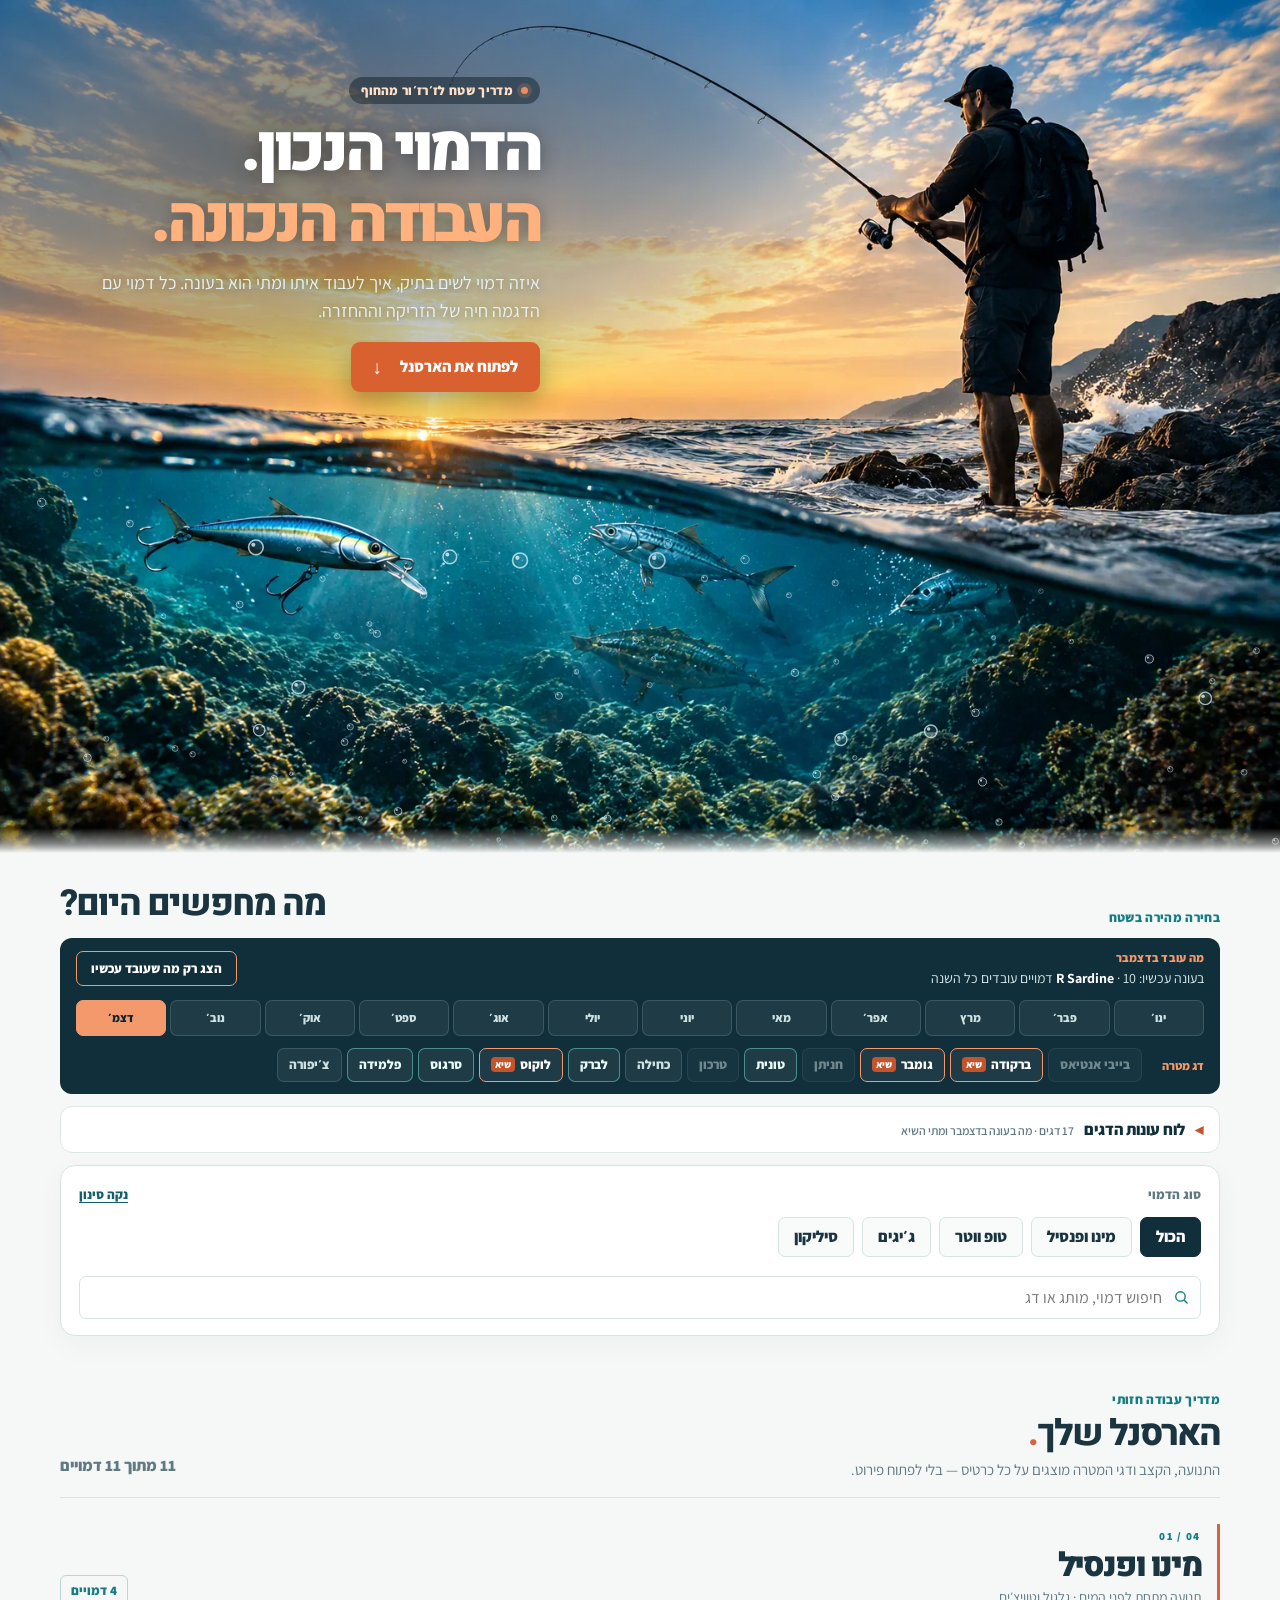
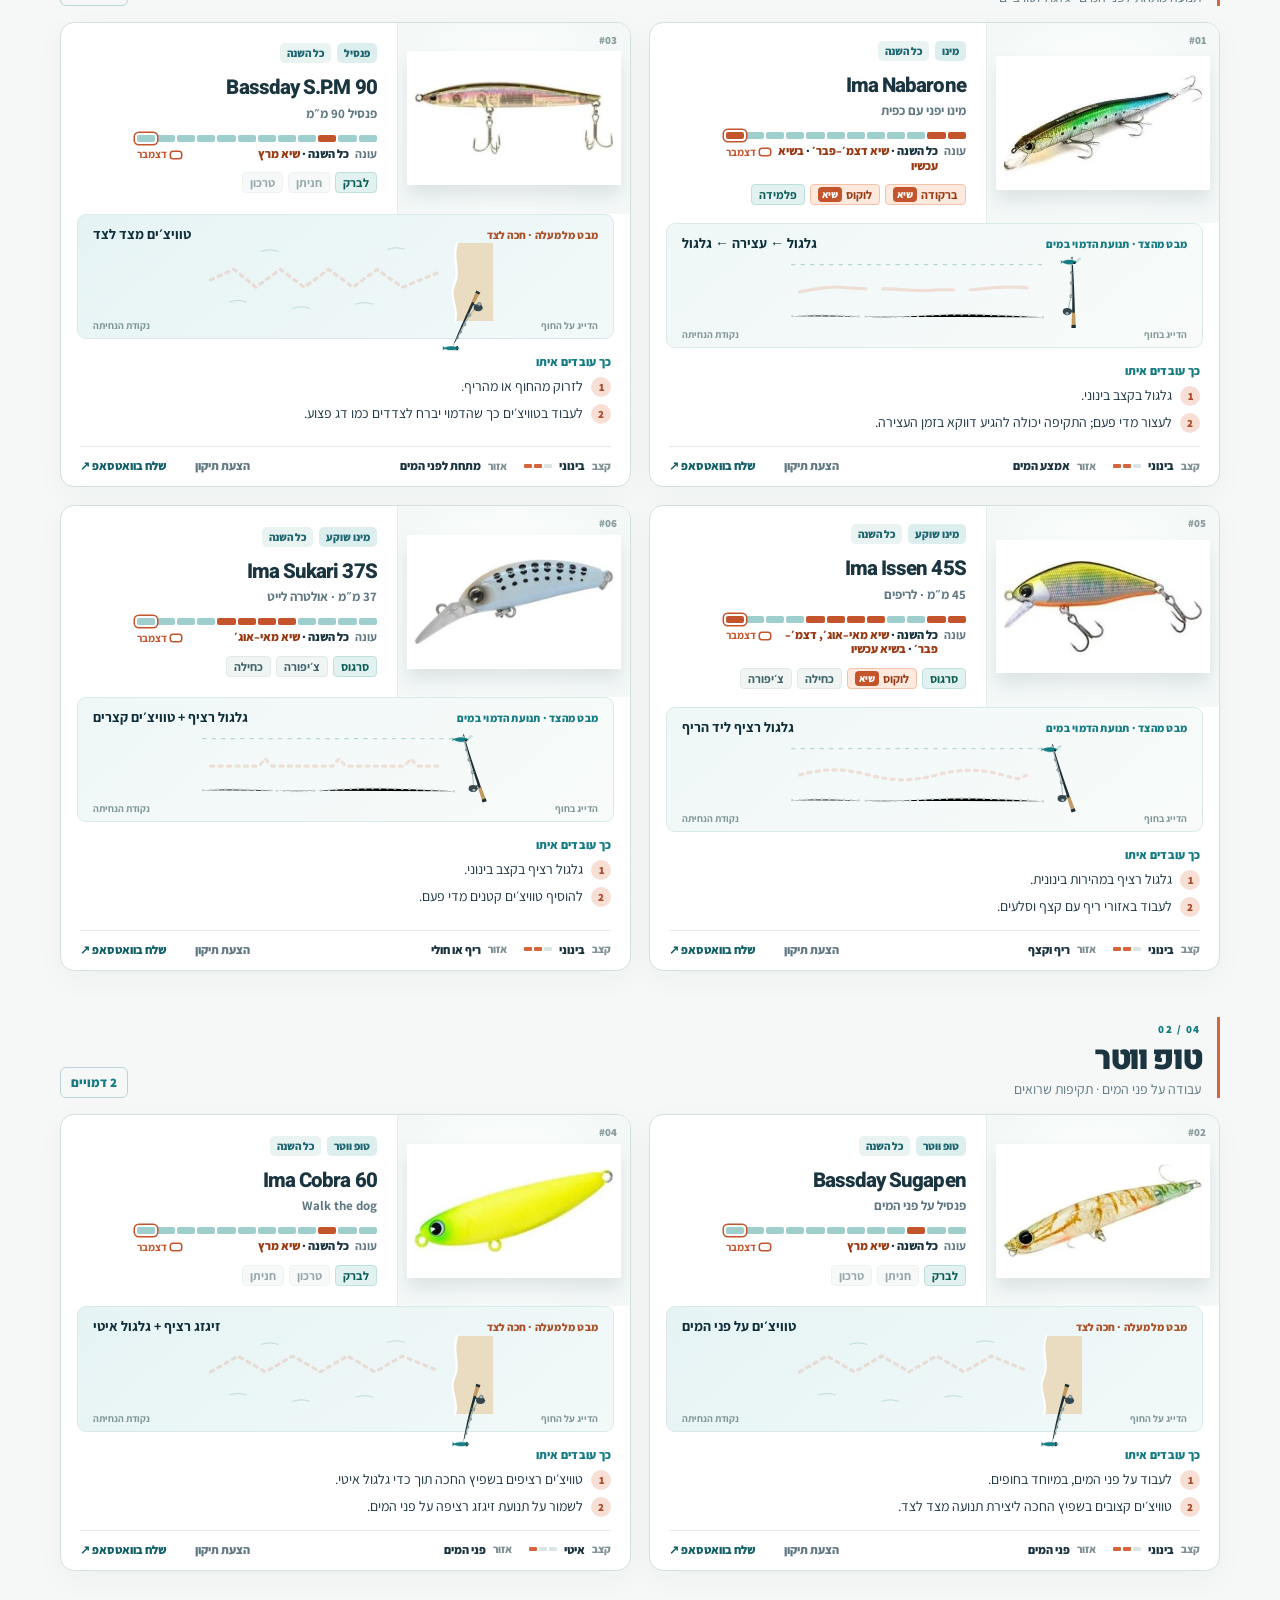
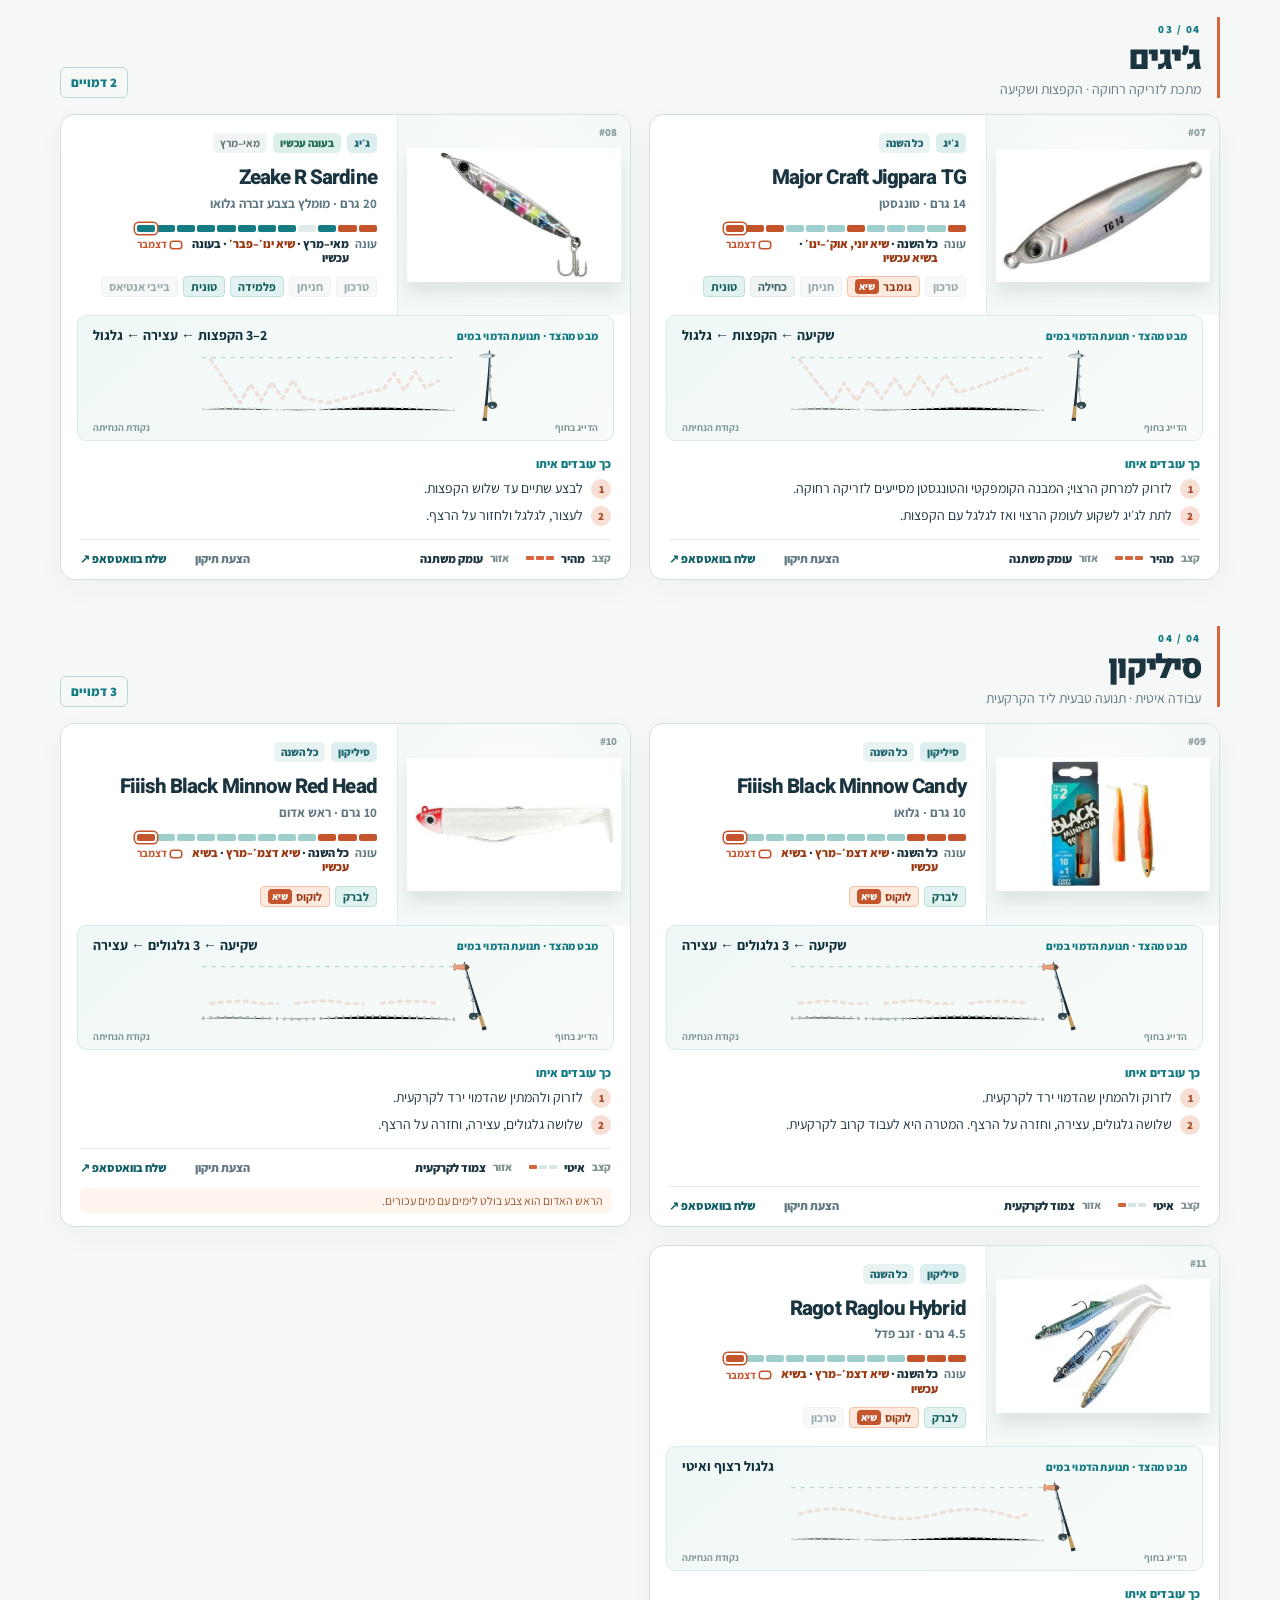
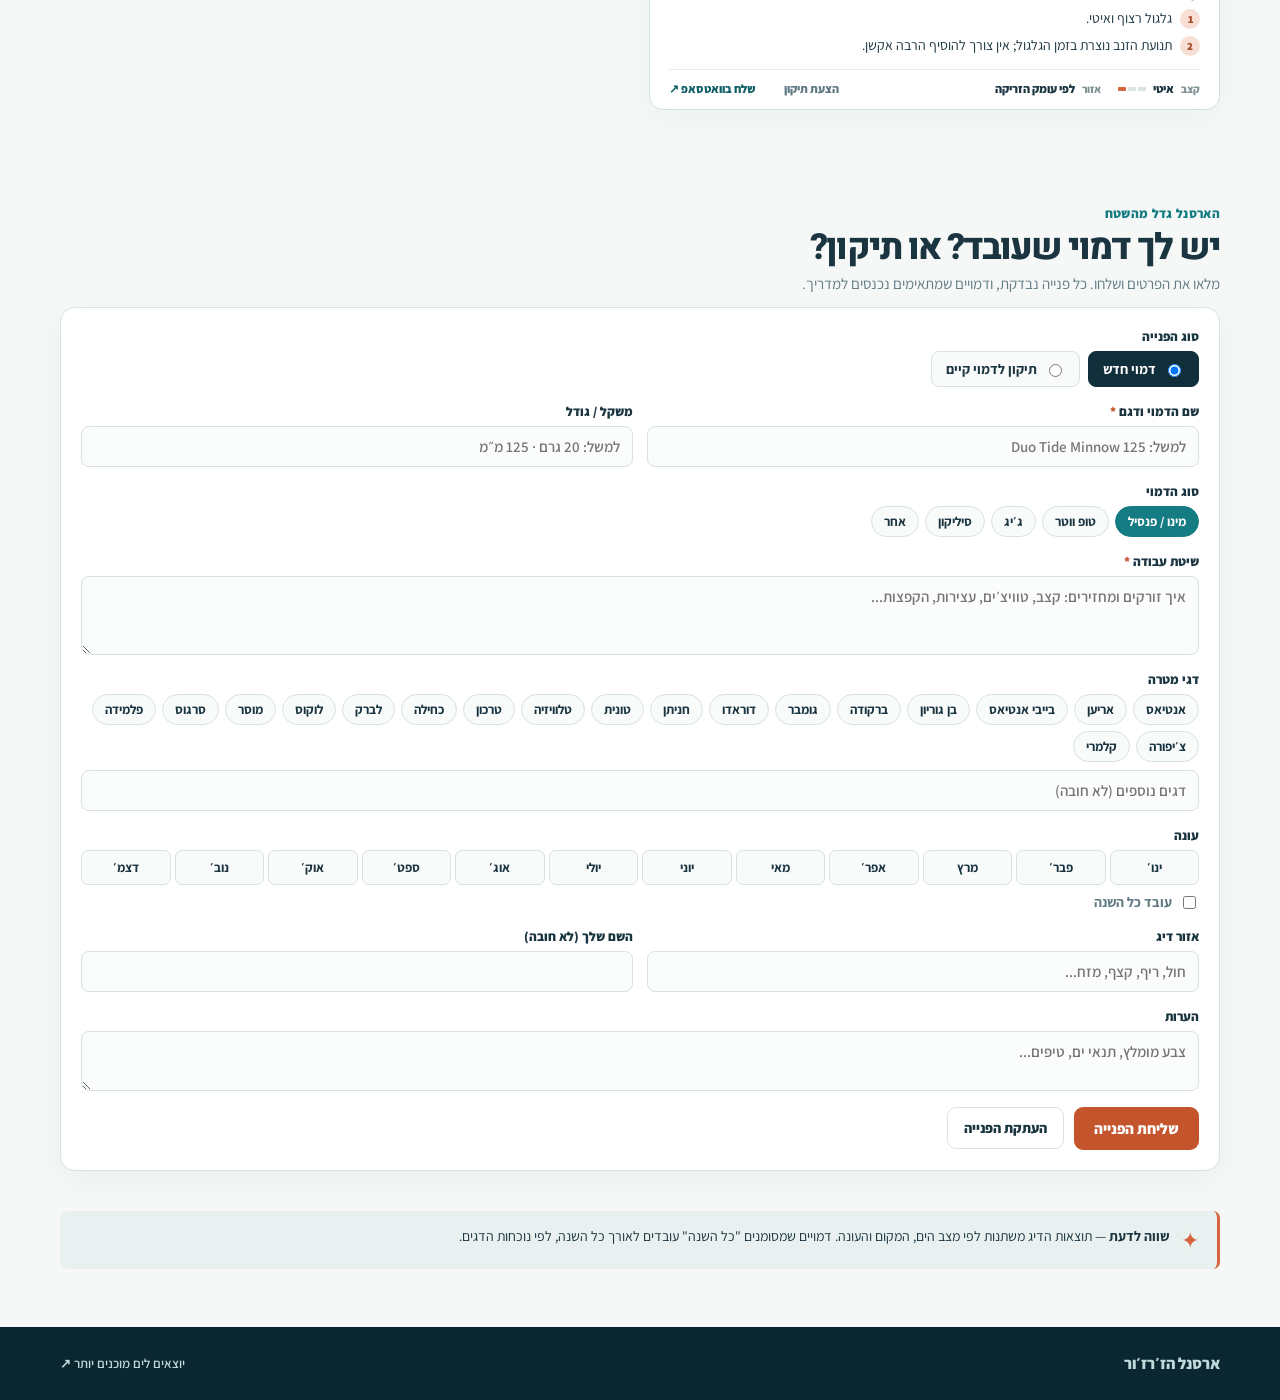
<file: index.html>
<!doctype html>
<html lang="he" dir="rtl">
<head>
<meta charset="utf-8">
<meta name="viewport" content="width=device-width, initial-scale=1, viewport-fit=cover">
<meta name="theme-color" content="#0a2a36">
<meta name="description" content="ארסנל הז׳רז׳ור: דמויים לדיג מהחוף, שיטות עבודה, דגי מטרה וסינון לפי סוג ועונה.">
<meta property="og:title" content="ארסנל הז׳רז׳ור | מדריך דמויים מהחוף">
<meta property="og:description" content="איזה דמוי לשים בתיק? מדריך קצר לדמויים, דגי מטרה ושיטות עבודה.">
<meta property="og:type" content="website">
<title>ארסנל הז׳רז׳ור | מדריך דמויים מהחוף</title>
<link rel="icon" href="assets/favicon-48.png?v=3" sizes="48x48" type="image/png">
<link rel="icon" href="assets/favicon-32.png?v=3" sizes="32x32" type="image/png">
<link rel="apple-touch-icon" href="assets/apple-touch-icon.png?v=3">
<link rel="manifest" href="manifest.webmanifest?v=3">
<meta name="apple-mobile-web-app-title" content="ז׳רז׳ור">
<meta name="application-name" content="ז׳רז׳ור">
<link rel="preconnect" href="https://fonts.googleapis.com">
<link rel="preconnect" href="https://fonts.gstatic.com" crossorigin>
<link href="https://fonts.googleapis.com/css2?family=Assistant:wght@400;500;600;700;800&family=Heebo:wght@500;600;700;800;900&display=swap" rel="stylesheet">
<link rel="preload" as="image" href="assets/hero-full.webp">
<link rel="stylesheet" href="styles.css?v=4">
<link rel="stylesheet" href="fixes.css?v=24">
<script src="script.js?v=16" defer></script>
<script src="bubbles.js?v=3" defer></script>
</head>
<body>
<a class="skip-link" href="#catalog">דלג לדמויים</a>

<main id="top">
<section class="hero hero-v3" id="hero" aria-labelledby="hero-title">
<div class="hero-bg" aria-hidden="true"></div>
<div class="container hero-content">
<span class="eyebrow"><span class="eyebrow-dot"></span> מדריך שטח לז׳רז׳ור מהחוף</span>
<h1 id="hero-title">הדמוי הנכון.<br><em>העבודה הנכונה.</em></h1>
<p>איזה דמוי לשים בתיק, איך לעבוד איתו ומתי הוא בעונה. כל דמוי עם הדגמה חיה של הזריקה וההחזרה.</p>
<a class="hero-cta" href="#catalog">לפתוח את הארסנל <span aria-hidden="true">↓</span></a>
</div>
</section>

<section class="finder container" aria-labelledby="finder-title">
<div class="finder-heading"><span class="section-kicker">בחירה מהירה בשטח</span><h2 id="finder-title">מה מחפשים היום?</h2></div>
<div class="now-strip" id="nowStrip" aria-live="polite"></div>
<div id="fishCalWrap"></div>
<div class="finder-panel">
<div class="filter-topline"><span class="filter-label">סוג הדמוי</span><button class="clear-button" id="resetFilters" type="button">נקה סינון</button></div>
<div class="type-list" id="typeFilters" role="group" aria-label="סינון לפי סוג דמוי">
<button class="filter-chip is-active" type="button" data-type="all" aria-pressed="true">הכול</button>
<button class="filter-chip" type="button" data-type="minnow" aria-pressed="false">מינו ופנסיל</button>
<button class="filter-chip" type="button" data-type="topwater" aria-pressed="false">טופ ווטר</button>
<button class="filter-chip" type="button" data-type="jig" aria-pressed="false">ג׳יגים</button>
<button class="filter-chip" type="button" data-type="soft" aria-pressed="false">סיליקון</button>
</div>
<label class="search-field"><svg aria-hidden="true" viewBox="0 0 24 24"><circle cx="10.8" cy="10.8" r="6.8"></circle><path d="m16 16 5 5"></path></svg><input id="searchFilter" type="search" placeholder="חיפוש דמוי, מותג או דג" autocomplete="off" aria-label="חיפוש דמוי, מותג או דג"></label>
<p class="season-hint" id="seasonHint" hidden>מוצגים הדמויים שבעונה בחודש שנבחר, יחד עם הדמויים שעובדים כל השנה.</p>
</div>
</section>

<section class="catalog container" id="catalog" aria-labelledby="catalog-title">
<div class="catalog-heading"><div><span class="section-kicker">מדריך עבודה חזותי</span><h2 id="catalog-title">הארסנל שלך<span class="heading-mark">.</span></h2><p class="catalog-lead">התנועה, הקצב ודגי המטרה מוצגים על כל כרטיס — בלי לפתוח פירוט.</p></div><p id="resultCount" role="status" aria-live="polite"></p></div>
<div class="card-grid" id="cardGrid"></div>
<div class="empty-state" id="emptyState" hidden><span aria-hidden="true">⌁</span><h3>לא נמצאו דמויים בסינון הזה</h3><p>אפשר לבחור דג, סוג או חודש אחר.</p><button type="button" id="emptyReset">הצג את כל הדמויים</button></div>
</section>

<section class="suggest container" id="suggest" aria-labelledby="suggest-title">
<div class="suggest-head">
<div><span class="section-kicker">הארסנל גדל מהשטח</span><h2 id="suggest-title">יש לך דמוי שעובד? או תיקון?</h2>
<p>מלאו את הפרטים ושלחו. כל פנייה נבדקת, ודמויים שמתאימים נכנסים למדריך.</p></div>
</div>
<form class="suggest-form" id="suggestForm" novalidate>
<fieldset class="sf-kind"><legend class="sf-label">סוג הפנייה</legend>
<label class="sf-radio"><input type="radio" name="kind" value="new" id="kindNew" checked> דמוי חדש</label>
<label class="sf-radio"><input type="radio" name="kind" value="fix" id="kindFix"> תיקון לדמוי קיים</label>
</fieldset>
<div class="sf-row" id="fixRow" hidden><label class="sf-field"><span class="sf-label">איזה דמוי לתקן?</span><select id="sfExisting"></select></label></div>
<div class="sf-grid">
<label class="sf-field"><span class="sf-label">שם הדמוי ודגם <em>*</em></span><input id="sfName" maxlength="120" type="text" required placeholder="למשל: Duo Tide Minnow 125" autocomplete="off"></label>
<label class="sf-field"><span class="sf-label">משקל / גודל</span><input id="sfSize" maxlength="60" type="text" placeholder="למשל: 20 גרם · 125 מ״מ" autocomplete="off"></label>
</div>
<fieldset class="sf-field"><legend class="sf-label">סוג הדמוי</legend><div class="sf-chips" id="sfType"></div></fieldset>
<label class="sf-field"><span class="sf-label">שיטת עבודה <em>*</em></span><textarea id="sfMethod" maxlength="1500" rows="3" required placeholder="איך זורקים ומחזירים: קצב, טוויצ׳ים, עצירות, הקפצות..."></textarea></label>
<fieldset class="sf-field"><legend class="sf-label">דגי מטרה</legend><div class="sf-chips" id="sfFish"></div><input id="sfFishOther" type="text" placeholder="דגים נוספים (לא חובה)" autocomplete="off"></fieldset>
<fieldset class="sf-field"><legend class="sf-label">עונה</legend>
<div class="sf-months" id="sfMonths"></div>
<label class="sf-check"><input type="checkbox" id="sfAllYear"> עובד כל השנה</label></fieldset>
<div class="sf-grid">
<label class="sf-field"><span class="sf-label">אזור דיג</span><input id="sfZone" maxlength="120" type="text" placeholder="חול, ריף, קצף, מזח..." autocomplete="off"></label>
<label class="sf-field"><span class="sf-label">השם שלך (לא חובה)</span><input id="sfFrom" maxlength="80" type="text" autocomplete="name"></label>
</div>
<label class="sf-field"><span class="sf-label">הערות</span><textarea id="sfNotes" maxlength="1500" rows="2" placeholder="צבע מומלץ, תנאי ים, טיפים..."></textarea></label>
<label class="sf-hp" aria-hidden="true">אל תמלאו שדה זה<input id="sfHp" type="text" tabindex="-1" autocomplete="off"></label>
<p class="sf-error" id="sfError" role="alert" hidden></p>
<div class="sf-actions"><button type="submit" class="sf-send">שליחת הפנייה</button><button type="button" class="sf-copy" id="sfCopy">העתקת הפנייה</button><span class="sf-status" id="sfStatus" role="status"></span></div>
</form>
</section>

<aside class="editor-note container"><span aria-hidden="true">✦</span><p><strong>שווה לדעת</strong> — תוצאות הדיג משתנות לפי מצב הים, המקום והעונה. דמויים שמסומנים "כל השנה" עובדים לאורך כל השנה, לפי נוכחות הדגים.</p></aside>
</main>
<footer class="site-footer"><div class="container footer-inner"><span>ארסנל הז׳רז׳ור</span><span>יוצאים לים מוכנים יותר <span aria-hidden="true">↗</span></span></div></footer>
</body>
</html>
</file>
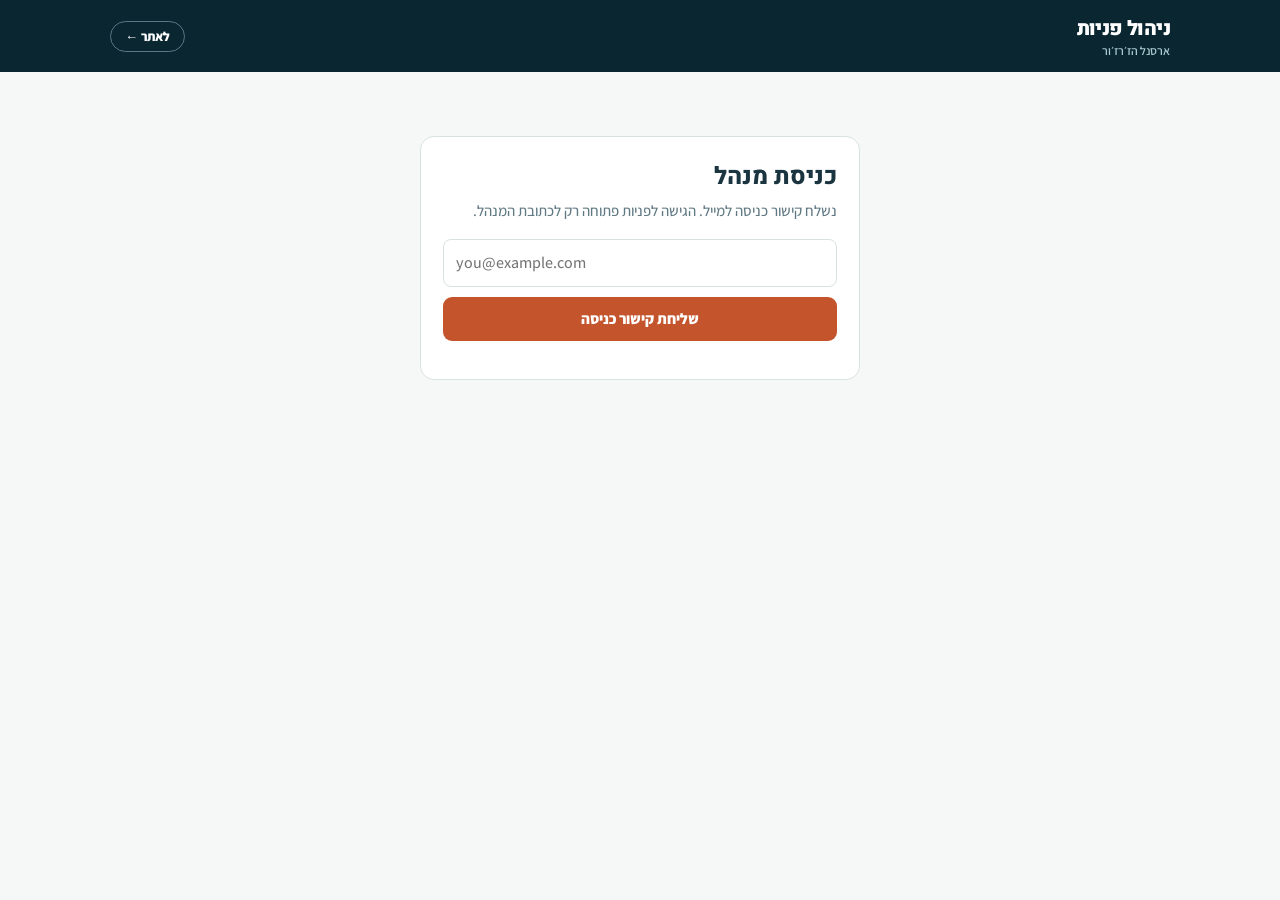
<file: admin.html>
<!doctype html>
<html lang="he" dir="rtl">
<head>
<meta charset="utf-8">
<meta name="viewport" content="width=device-width, initial-scale=1, viewport-fit=cover">
<meta name="robots" content="noindex, nofollow">
<title>ניהול פניות | ארסנל הז׳רז׳ור</title>
<link rel="icon" href="assets/favicon-48.png?v=3" sizes="48x48" type="image/png">
<link rel="icon" href="assets/favicon-32.png?v=3" sizes="32x32" type="image/png">
<link rel="apple-touch-icon" href="assets/apple-touch-icon.png?v=3">
<link rel="manifest" href="manifest.webmanifest?v=3">
<meta name="apple-mobile-web-app-title" content="ז׳רז׳ור">
<meta name="application-name" content="ז׳רז׳ור">
<link rel="preconnect" href="https://fonts.googleapis.com">
<link rel="preconnect" href="https://fonts.gstatic.com" crossorigin>
<link href="https://fonts.googleapis.com/css2?family=Assistant:wght@400;600;700;800&family=Heebo:wght@700;800;900&display=swap" rel="stylesheet">
<style>
:root{--navy:#102f3b;--navy-deep:#092631;--teal:#157c83;--teal-deep:#126068;--orange:#c4542c;--ink:#1a3440;--muted:#607983;--line:#d7e3e2;--ground:#f5f8f7;--ok:#1f7a4a;--bad:#b3261e}
*{box-sizing:border-box}
body{margin:0;background:var(--ground);color:var(--ink);font:500 15px/1.5 Assistant,Arial,sans-serif}
button,input,select{font:inherit}
button{cursor:pointer}
[hidden]{display:none!important}
.sr{position:absolute;width:1px;height:1px;margin:-1px;overflow:hidden;clip:rect(0,0,0,0);white-space:nowrap}
.top{background:var(--navy-deep);color:#fff}
.top .in{max-width:1100px;margin:0 auto;padding:14px 20px;display:flex;align-items:center;justify-content:space-between;gap:12px}
.top h1{margin:0;font:900 20px Heebo,Arial,sans-serif;letter-spacing:-.03em}
.top h1 small{display:block;font:600 12px Assistant,Arial,sans-serif;color:#abcbd0;letter-spacing:0}
.top a,.top button{color:#fff;background:none;border:1px solid #587885;border-radius:99px;padding:6px 14px;font-size:13px;font-weight:800;text-decoration:none}
main{max-width:1100px;margin:0 auto;padding:24px 20px 60px}
.panel{background:#fff;border:1px solid var(--line);border-radius:14px;padding:22px}
.login{max-width:440px;margin:40px auto}
.login h2{margin:0 0 6px;font:800 24px Heebo,Arial,sans-serif}
.login p{margin:0 0 16px;color:var(--muted)}
.login input{width:100%;border:1px solid var(--line);border-radius:8px;padding:11px 12px;font-size:16px;direction:ltr;text-align:left}
.btn{border:0;border-radius:9px;padding:11px 18px;font-weight:800;background:var(--orange);color:#fff}
.btn:disabled{opacity:.6;cursor:wait}
.btn.ghost{background:#fff;color:var(--ink);border:1px solid var(--line)}
.login .btn{width:100%;margin-top:10px}
.msg{margin:12px 0 0;font-weight:700;font-size:14px}
.msg.ok{color:var(--ok)}.msg.err{color:var(--bad)}
.bar{display:flex;flex-wrap:wrap;align-items:center;gap:8px;margin-bottom:16px}
.tab{border:1px solid var(--line);background:#fff;border-radius:99px;padding:7px 14px;font-weight:800;font-size:14px;color:var(--ink)}
.tab b{display:inline-block;min-width:20px;margin-inline-start:6px;padding:0 6px;border-radius:99px;background:#e8f1f0;font-size:12px}
.tab[aria-pressed="true"]{background:var(--navy);border-color:var(--navy);color:#fff}
.tab[aria-pressed="true"] b{background:#ffffff22;color:#fff}
.bar .spacer{flex:1}
.list{display:grid;gap:14px}
.item{background:#fff;border:1px solid var(--line);border-radius:14px;padding:16px 18px;display:grid;gap:10px}
.item header{display:flex;flex-wrap:wrap;align-items:baseline;gap:6px 10px}
.item h3{margin:0;font:800 19px Heebo,Arial,sans-serif;direction:ltr;unicode-bidi:isolate}
.kind{font-size:12px;font-weight:800;border-radius:5px;padding:2px 8px;background:#dceeed;color:#1f6670}
.kind.fix{background:#fff0e6;color:#aa522a}
.status{font-size:12px;font-weight:800;border-radius:5px;padding:2px 8px;background:#edf2f2;color:var(--muted)}
.status.approved{background:#ddf0e8;color:var(--ok)}.status.rejected{background:#fde8e6;color:var(--bad)}.status.done{background:#e3e9f7;color:#34518f}
.when{margin-inline-start:auto;font-size:12px;color:var(--muted)}
dl{margin:0;display:grid;grid-template-columns:auto 1fr;gap:4px 14px;font-size:14px}
dt{color:var(--muted);font-weight:700}
dd{margin:0;white-space:pre-wrap;word-break:break-word}
.actions{display:flex;flex-wrap:wrap;gap:8px;border-top:1px solid #e8efee;padding-top:10px}
.actions button{border:1px solid var(--line);background:#fff;border-radius:8px;padding:7px 12px;font-weight:800;font-size:13px;color:var(--ink)}
.actions .a-approved{border-color:#b9dfc9;color:var(--ok)}
.actions .a-rejected{border-color:#f1c4bf;color:var(--bad)}
.actions .a-done{border-color:#c9d3ee;color:#34518f}
.actions .del{margin-inline-start:auto;color:var(--bad)}
.actions .confirm{display:inline-flex;gap:6px;align-items:center;margin-inline-start:auto;font-size:13px;font-weight:700;color:var(--bad)}
.empty{text-align:center;color:var(--muted);padding:40px 0}
button:focus-visible,input:focus-visible,a:focus-visible{outline:3px solid #e68f69;outline-offset:2px}
@media(max-width:600px){main{padding:16px 14px 40px}dl{grid-template-columns:1fr}dt{margin-top:4px}}
</style>
</head>
<body>
<div class="top"><div class="in"><h1>ניהול פניות<small>ארסנל הז׳רז׳ור</small></h1><div><a href="./">לאתר ←</a> <button type="button" id="logout" hidden>התנתקות</button></div></div></div>
<main>
<section class="panel login" id="loginView" hidden>
<h2>כניסת מנהל</h2>
<p>נשלח קישור כניסה למייל. הגישה לפניות פתוחה רק לכתובת המנהל.</p>
<form id="loginForm"><label for="email" class="sr">מייל</label><input id="email" type="email" required autocomplete="email" placeholder="you@example.com"><button class="btn" type="submit" id="sendLink">שליחת קישור כניסה</button></form>
<p class="msg" id="loginMsg" role="status"></p>
</section>
<section id="appView" hidden>
<div class="bar" id="tabs" role="group" aria-label="סינון לפי סטטוס"></div>
<p class="msg" id="appMsg" role="status"></p>
<div class="list" id="list"></div>
</section>
</main>
<script>
const SUPABASE_URL='https://necjcplmlfyxzmymiupq.supabase.co';
const SUPABASE_KEY='sb_publishable_9xBWNLiNUyAzIfj8v1di5A_YMScY1Vz';
const REDIRECT=location.origin+location.pathname;
const MONTHS=['ינואר','פברואר','מרץ','אפריל','מאי','יוני','יולי','אוגוסט','ספטמבר','אוקטובר','נובמבר','דצמבר'];
const STATUS={new:'חדשה',approved:'אושרה',rejected:'נדחתה',done:'בוצעה'};
const $=id=>document.getElementById(id);
const esc=s=>String(s??'').replace(/[&<>"']/g,c=>({'&':'&amp;','<':'&lt;','>':'&gt;','"':'&quot;',"'":'&#39;'}[c]));
let token=null,rows=[],filter='new';

// session: token arrives in the URL hash after clicking the email link
(function(){
const h=new URLSearchParams(location.hash.slice(1));
if(h.get('access_token')){try{sessionStorage.setItem('adm',JSON.stringify({t:h.get('access_token'),exp:Date.now()+(Number(h.get('expires_in'))||3600)*1000}))}catch(e){}token=h.get('access_token');history.replaceState(null,'',location.pathname)}
else{try{const s=JSON.parse(sessionStorage.getItem('adm')||'null');if(s&&s.exp>Date.now())token=s.t}catch(e){}}
if(h.get('error_description')){$('loginMsg').textContent='הקישור לא תקף או שפג תוקפו. אפשר לבקש קישור חדש.';$('loginMsg').className='msg err'}
})();

function show(){ $('loginView').hidden=!!token; $('appView').hidden=!token; $('logout').hidden=!token; if(token)load() }
$('logout').onclick=()=>{try{sessionStorage.removeItem('adm')}catch(e){}token=null;rows=[];show()};

$('loginForm').addEventListener('submit',async e=>{
e.preventDefault();const b=$('sendLink'),m=$('loginMsg');b.disabled=true;m.textContent='';m.className='msg';
try{
const r=await fetch(`${SUPABASE_URL}/auth/v1/otp?redirect_to=${encodeURIComponent(REDIRECT)}`,{method:'POST',headers:{'Content-Type':'application/json',apikey:SUPABASE_KEY},body:JSON.stringify({email:$('email').value.trim(),create_user:true})});
if(!r.ok)throw new Error((await r.json().catch(()=>({}))).msg||r.status);
m.textContent='נשלח קישור כניסה. פתחו את המייל ולחצו על הקישור.';m.className='msg ok';
}catch(err){m.textContent='השליחה נכשלה ('+err.message+'). נסו שוב בעוד דקה.';m.className='msg err'}
finally{b.disabled=false}
});

async function api(path,opts={}){
const r=await fetch(`${SUPABASE_URL}/rest/v1/${path}`,{...opts,headers:{'Content-Type':'application/json',apikey:SUPABASE_KEY,Authorization:'Bearer '+token,...(opts.headers||{})}});
if(r.status===401){$('logout').click();throw new Error('החיבור פג. צריך להתחבר מחדש.')}
if(!r.ok)throw new Error(r.status);
return r.status===204?null:r.json();
}
async function load(){
$('appMsg').textContent='טוען...';$('appMsg').className='msg';
try{rows=await api('lure_suggestions?select=*&order=created_at.desc');$('appMsg').textContent='';render()}
catch(e){$('appMsg').textContent='לא הצלחתי לטעון את הפניות: '+e.message;$('appMsg').className='msg err'}
}
function render(){
const counts={all:rows.length};Object.keys(STATUS).forEach(k=>counts[k]=rows.filter(r=>r.status===k).length);
$('tabs').innerHTML=[['new','חדשות'],['approved','אושרו'],['done','בוצעו'],['rejected','נדחו'],['all','הכול']].map(([k,l])=>`<button type="button" class="tab" data-f="${k}" aria-pressed="${filter===k}">${l}<b>${counts[k]}</b></button>`).join('')+'<span class="spacer"></span><button type="button" class="btn ghost" id="reload">רענון</button>';
const list=rows.filter(r=>filter==='all'||r.status===filter);
$('list').innerHTML=list.length?list.map(item).join(''):`<p class="empty">אין פניות ${filter==='all'?'':'בסטטוס הזה'}.</p>`;
}
function item(r){
const when=new Date(r.created_at).toLocaleString('he-IL',{dateStyle:'short',timeStyle:'short'});
const season=r.all_year?'כל השנה':(r.months&&r.months.length?r.months.map(m=>MONTHS[m-1]).join(', '):'לא צוין');
const row=(k,v)=>v?`<dt>${k}</dt><dd>${esc(v)}</dd>`:'';
return `<article class="item" data-id="${r.id}">
<header><h3>${esc(r.name)}</h3><span class="kind ${r.kind}">${r.kind==='fix'?'תיקון':'דמוי חדש'}</span><span class="status ${r.status}">${STATUS[r.status]||r.status}</span><span class="when">${when}</span></header>
<dl>${row('תיקון ל',r.existing_lure)}${row('משקל / גודל',r.size)}${row('סוג',r.lure_type)}${row('שיטת עבודה',r.method)}${row('דגי מטרה',(r.fish||[]).join(', '))}${row('עונה',season)}${row('אזור',r.zone)}${row('הערות',r.notes)}${row('נשלח ע״י',r.submitted_by)}</dl>
<div class="actions">${['approved','done','rejected','new'].filter(s=>s!==r.status).map(s=>`<button type="button" class="a-${s}" data-set="${s}">${{approved:'אישור',done:'סימון כבוצע',rejected:'דחייה',new:'החזרה לחדשה'}[s]}</button>`).join('')}<button type="button" data-copy>העתקה</button><button type="button" class="del" data-del>מחיקה</button></div>
</article>`;
}
document.addEventListener('click',async e=>{
const t=e.target;
if(t.dataset.f){filter=t.dataset.f;render();return}
if(t.id==='reload'){load();return}
const card=t.closest('.item');if(!card)return;const id=Number(card.dataset.id),r=rows.find(x=>x.id===id);
if(t.dataset.set){t.disabled=true;try{await api(`lure_suggestions?id=eq.${id}`,{method:'PATCH',headers:{Prefer:'return=minimal'},body:JSON.stringify({status:t.dataset.set})});r.status=t.dataset.set;render()}catch(err){$('appMsg').textContent='העדכון נכשל: '+err.message;$('appMsg').className='msg err';t.disabled=false}return}
if(t.dataset.copy!==undefined){const txt=card.querySelector('h3').textContent+'\n'+[...card.querySelectorAll('dt')].map(d=>d.textContent+': '+d.nextElementSibling.textContent).join('\n');try{await navigator.clipboard.writeText(txt);t.textContent='הועתק'}catch(err){t.textContent='לא הועתק'}setTimeout(()=>t.textContent='העתקה',1500);return}
if(t.dataset.del!==undefined){t.outerHTML='<span class="confirm">למחוק לצמיתות? <button type="button" data-delyes>כן, למחוק</button><button type="button" data-delno>ביטול</button></span>';return}
if(t.dataset.delno!==undefined){render();return}
if(t.dataset.delyes!==undefined){try{await api(`lure_suggestions?id=eq.${id}`,{method:'DELETE',headers:{Prefer:'return=minimal'}});rows=rows.filter(x=>x.id!==id);render()}catch(err){$('appMsg').textContent='המחיקה נכשלה: '+err.message;$('appMsg').className='msg err'}}
});
show();
</script>
</body>
</html>
</file>
<file: styles.css>
:root{--navy:#102f3b;--navy-deep:#092631;--teal:#157c83;--teal-deep:#126068;--teal-pale:#e8f3f2;--orange:#d6653e;--ink:#1a3440;--muted:#607983;--line:#d7e3e2;--paper:#fff;--ground:#f5f8f7;font-family:Assistant,Arial,sans-serif;color:var(--ink);background:var(--ground);scroll-behavior:smooth}
*{box-sizing:border-box}body{margin:0;min-width:320px}button,input,select{font:inherit}button{cursor:pointer}a{color:inherit;text-decoration:none}img{max-width:100%;display:block}[hidden]{display:none!important}button:focus-visible,a:focus-visible,input:focus-visible,select:focus-visible{outline:3px solid var(--orange);outline-offset:3px}.container{width:min(100% - 48px,1160px);margin-inline:auto}.skip-link{position:absolute;top:-90px;right:12px;z-index:30;background:#fff;padding:12px}.skip-link:focus{top:12px}
.site-header{position:relative;z-index:5;background:var(--navy-deep);color:#fff}.header-inner{height:66px;display:flex;justify-content:space-between;align-items:center}.brand{display:flex;align-items:center;gap:10px;font:700 19px/1.1 Heebo,Arial,sans-serif;letter-spacing:-.055em}.brand strong{font-weight:900}.brand small{display:block;margin-top:5px;color:#abcbd0;font:600 10px Assistant,Arial,sans-serif;letter-spacing:.04em}.brand-symbol{display:grid;place-items:center;width:35px;height:35px;border:1px solid #55828e;border-radius:50%;font:32px Georgia,serif;color:#efad87;transform:rotate(-12deg)}.header-link{border:1px solid #587885;border-radius:99px;padding:8px 14px;font-size:13px;font-weight:800}.header-link span{color:#e68f69;margin-inline-start:7px}
.hero{position:relative;isolation:isolate;min-height:295px;color:#fff;background:linear-gradient(270deg,rgba(9,33,43,.94) 0%,rgba(9,33,43,.71) 45%,rgba(9,33,43,.08) 100%),url('assets/shore-hero.webp') center 54%/cover no-repeat}.hero-content{position:relative;z-index:1;padding:42px 0 46px}.eyebrow,.section-kicker{display:inline-flex;align-items:center;gap:8px;font-size:13px;font-weight:800;letter-spacing:.025em}.eyebrow{color:#bfdfe0}.eyebrow-dot{width:7px;height:7px;background:#eb8d60;border-radius:50%;box-shadow:0 0 0 4px #eb8d6033}.hero h1{font:900 clamp(36px,4.4vw,57px)/1.12 Heebo,Arial,sans-serif;letter-spacing:-.065em;margin:11px 0}.hero h1 em{font-style:normal;color:#f4996c}.hero p{max-width:480px;margin:0 0 17px;color:#d7e8e8;font-size:17px;line-height:1.5}.hero-cta{display:inline-flex;gap:18px;align-items:center;border-bottom:2px solid #e08760;color:#fff;font-weight:800;padding:0 0 4px}.hero-cta span{font-size:19px;color:#ee9870}.hero-sea,.hero-count{display:none}
.finder{margin-top:26px}.finder-heading{display:flex;align-items:end;justify-content:space-between;gap:10px;margin-bottom:12px}.section-kicker{color:var(--teal)}.finder h2,.catalog h2{font:800 clamp(25px,3vw,36px)/1.2 Heebo,Arial,sans-serif;letter-spacing:-.055em;margin:3px 0 0}.finder-panel{background:#fff;border:1px solid var(--line);border-radius:15px;padding:16px 18px;box-shadow:0 9px 30px #102f3b0a}.filter-topline{display:flex;align-items:center;justify-content:space-between;margin-bottom:8px}.filter-label{font-size:13px;font-weight:800;color:var(--muted)}.clear-button{border:0;background:none;padding:4px 0;color:var(--teal-deep);font-size:13px;font-weight:800;text-decoration:underline;text-underline-offset:3px}.type-list{display:flex;gap:8px;overflow-x:auto;scrollbar-width:none;padding:2px 1px 9px}.type-list::-webkit-scrollbar{display:none}.filter-chip{min-height:40px;white-space:nowrap;padding:7px 15px;border:1px solid var(--line);border-radius:7px;background:#f9fbfb;color:var(--ink);font-weight:800}.filter-chip:hover{border-color:var(--teal)}.filter-chip.is-active{background:var(--navy);border-color:var(--navy);color:#fff}.select-row{display:grid;grid-template-columns:1fr 1fr;gap:10px}.select-field{display:grid;gap:4px;font-size:12px;font-weight:800;color:var(--muted)}.select-field select{appearance:none;width:100%;min-height:42px;background:#fff url("data:image/svg+xml,%3Csvg xmlns='http://www.w3.org/2000/svg' width='14' height='9' viewBox='0 0 14 9'%3E%3Cpath d='m1 1 6 6 6-6' fill='none' stroke='%23157c83' stroke-width='2'/%3E%3C/svg%3E") no-repeat 14px center;border:1px solid var(--line);border-radius:7px;color:var(--ink);padding:6px 10px 6px 32px;font-weight:700}.search-field{height:43px;margin-top:10px;display:flex;align-items:center;gap:9px;border:1px solid var(--line);border-radius:7px;padding:0 10px}.search-field:focus-within{border-color:var(--teal)}.search-field svg{width:17px;fill:none;stroke:var(--teal);stroke-width:2}.search-field input{border:0;background:transparent;outline:0;min-width:0;width:100%;color:var(--ink)}.season-hint{font-size:13px;color:var(--muted);margin:10px 0 0}
.catalog{padding:52px 0 36px;scroll-margin-top:18px}.catalog-heading{display:flex;justify-content:space-between;align-items:end;gap:20px;border-bottom:1px solid var(--line);padding-bottom:18px;margin-bottom:26px}.catalog-heading>p{margin:0 0 3px;white-space:nowrap;font-weight:800;color:var(--muted)}.heading-mark{color:var(--orange)}.catalog-lead{margin:5px 0 0;color:var(--muted);font-size:15px}.card-grid{display:block}.lure-group{margin-bottom:46px}.group-heading{display:flex;align-items:end;justify-content:space-between;gap:12px;margin-bottom:16px}.group-heading>div{position:relative;padding-inline-start:16px;border-right:3px solid var(--orange)}.group-number{font-size:11px;color:var(--teal);font-weight:800;letter-spacing:.14em;direction:ltr;display:inline-block}.group-heading h3{font:900 clamp(25px,2.8vw,33px)/1.17 Heebo,Arial,sans-serif;letter-spacing:-.065em;margin:2px 0}.group-heading p{margin:2px 0 0;color:var(--muted);font-size:14px}.group-count{flex:none;font-weight:800;font-size:13px;color:var(--teal);padding:6px 10px;border:1px solid #b9d6d6;border-radius:6px}.group-grid{display:grid;grid-template-columns:repeat(2,minmax(0,1fr));gap:18px}
.lure-card{display:flex;flex-direction:column;min-width:0;border:1px solid #d2e0df;border-radius:14px;background:#fff;overflow:hidden;box-shadow:0 8px 30px #10374609;transition:transform .2s,box-shadow .2s}.lure-card:hover{transform:translateY(-3px);box-shadow:0 16px 35px #10374616}.card-top{display:grid;grid-template-columns:41% 59%;min-height:191px}.card-visual{position:relative;display:grid;place-items:center;padding:20px 9px;background:radial-gradient(circle at 48% 45%,#fff 0,#f4f9f8 75%);border-left:1px solid #e4eeed}.card-visual img{width:100%;height:144px;object-fit:contain;filter:drop-shadow(0 11px 9px #1a39431c)}.card-index{position:absolute;right:13px;top:10px;font:800 11px Assistant,Arial,sans-serif;color:#8b9e9f;direction:ltr}.card-identity{display:flex;flex-direction:column;align-items:flex-start;justify-content:center;min-width:0;padding:18px 20px}.card-badges{display:flex;flex-wrap:wrap;align-items:center;gap:6px}.card-type,.season-badge{font-size:11px;font-weight:800;border-radius:5px;padding:3px 7px}.card-type{background:#dceeed;color:#1f6670}.season-badge{background:#ddf0e8;color:#266b58}.season-badge.unknown{background:#edf2f2;color:#60757c}.season-badge.winter{background:#fff0e6;color:#aa522a}.lure-card h3{max-width:100%;font:800 clamp(17px,1.6vw,22px)/1.2 Heebo,Arial,sans-serif;letter-spacing:-.045em;direction:ltr;text-align:right;margin:13px 0 4px;overflow-wrap:anywhere}.card-subtitle{font-size:13px;font-weight:700;color:var(--muted);margin:0 0 13px}.fish-tags{display:flex;flex-wrap:wrap;gap:5px}.fish-tags span{padding:2px 7px;background:#f0f5f4;color:#41636c;border:1px solid #e1eae9;border-radius:4px;font-size:12px;font-weight:700}
.motion-panel{margin:0 16px;background:linear-gradient(140deg,#eff8f7,#f8fbfa);border:1px solid #d8ebea;border-radius:9px;padding:10px 15px 7px}.motion-heading{display:flex;align-items:baseline;justify-content:space-between;gap:10px;flex-wrap:wrap}.motion-heading span{font-size:11px;font-weight:800;letter-spacing:.02em;color:var(--teal)}.motion-heading strong{font-size:14px;line-height:1.3;color:var(--navy)}.motion-graphic{display:block;width:100%;height:67px;overflow:visible}.water-line{stroke:#b4d6d6;stroke-width:1;stroke-dasharray:4 5}.bottom-line{stroke:#c5d3cc;stroke-width:2;stroke-dasharray:2 5}.motion-track{fill:none;stroke:var(--orange);stroke-width:3.5;stroke-linecap:round;stroke-linejoin:round}.motion-start{fill:var(--teal);stroke:#fff;stroke-width:2}.motion-axis{display:flex;justify-content:space-between;font-size:10px;font-weight:700;color:#81989a;line-height:1}.motion-axis span:last-child{direction:ltr}.motion-panel.motion-surface .water-line{stroke:var(--teal);stroke-width:2}.motion-panel.motion-bottom .bottom-line{stroke:#9fbaa9;stroke-width:3}.motion-panel.motion-pause .motion-track{stroke-dasharray:80 12 65 12 80}
.method-block{padding:15px 19px 13px;flex:1}.method-title{display:block;font-size:12px;letter-spacing:.02em;color:var(--teal);font-weight:800;margin-bottom:8px}.method-steps{padding:0;margin:0;list-style:none;display:grid;gap:7px}.method-steps li{display:flex;align-items:flex-start;gap:8px;line-height:1.3;font-size:14px}.step-num{display:grid;place-items:center;flex:none;width:20px;height:20px;border-radius:50%;background:#f7dfd5;color:#aa4c29;font:800 11px Assistant,Arial,sans-serif}.card-bottom{display:flex;align-items:center;gap:17px;margin:0 19px;padding:11px 0 13px;border-top:1px solid #e3eceb}.stat{display:flex;flex-wrap:wrap;align-items:center;gap:4px 7px;min-width:0}.stat>span:first-child{font-size:11px;font-weight:800;color:#809295}.stat strong{font-size:12px;font-weight:800;white-space:nowrap}.pace-bars{display:inline-flex;align-items:center;gap:2px;direction:ltr}.pace-bars i{width:8px;height:4px;background:#d9e5e4;border-radius:1px}.pace-1 i:first-child,.pace-2 i:nth-child(-n+2),.pace-3 i{background:var(--orange)}.share-link{margin-inline-start:auto;font-size:12px;color:var(--teal-deep);font-weight:800;white-space:nowrap}.share-link:hover{text-decoration:underline}.card-note{margin:0 19px 13px;color:#9a562f;background:#fff4ee;border-radius:5px;padding:5px 8px;font-size:12px}.empty-state{text-align:center;border:1px dashed #accdcb;background:#fff;border-radius:13px;padding:30px}.empty-state>span{font:48px Georgia,serif;color:var(--teal)}.empty-state h3{font-family:Heebo;margin:4px}.empty-state p{color:var(--muted)}.empty-state button{border:0;background:var(--teal);color:#fff;padding:10px 16px;border-radius:7px;font-weight:800}
.editor-note{display:flex;align-items:flex-start;gap:12px;margin-bottom:58px;padding:15px 18px;border-right:3px solid var(--orange);border-radius:7px;background:#e8f1ef}.editor-note span{color:var(--orange);font-size:22px}.editor-note p{margin:0;font-size:14px;line-height:1.5}.site-footer{background:var(--navy-deep);color:#c0d8d9}.footer-inner{min-height:73px;display:flex;align-items:center;justify-content:space-between;gap:10px;font-weight:800}.footer-inner span+span{font-size:13px;font-weight:600}
@media(max-width:900px){.group-grid{grid-template-columns:1fr}.lure-card{max-width:740px}.card-top{grid-template-columns:38% 62%}}
@media(max-width:640px){.container{width:min(100% - 28px,480px)}.header-inner{height:60px}.brand{font-size:16px}.brand small{font-size:9px}.brand-symbol{width:32px;height:32px;font-size:29px}.header-link{font-size:12px;padding:7px 10px}.hero{min-height:265px;background-image:linear-gradient(270deg,rgba(9,33,43,.96),rgba(9,33,43,.76) 70%,rgba(9,33,43,.38)),url('assets/shore-hero.webp');background-position:center,left center}.hero-content{padding:30px 0 32px}.hero h1{font-size:clamp(32px,8.7vw,43px);margin:10px 0}.hero p{font-size:15px;line-height:1.4;max-width:340px;margin-bottom:12px}.finder{margin-top:22px}.finder h2,.catalog h2{font-size:26px}.finder-panel{padding:13px}.type-list{margin-inline:-13px;padding-inline:13px}.filter-chip{font-size:13px;min-height:40px}.select-row{gap:8px}.select-field select{font-size:14px}.catalog{padding-top:38px}.catalog-heading{align-items:start;margin-bottom:23px}.catalog-lead{font-size:13px;max-width:250px;line-height:1.3}.catalog-heading>p{font-size:12px;margin-top:3px}.lure-group{margin-bottom:34px}.group-heading h3{font-size:25px}.group-heading p{font-size:12px}.group-count{font-size:11px}.group-grid{gap:13px}.card-top{grid-template-columns:1fr}.card-visual{min-height:166px;border-left:0;border-bottom:1px solid #e4eeed;padding:14px}.card-visual img{height:143px;max-width:360px}.card-identity{padding:13px 16px 12px;min-height:115px}.lure-card h3{font-size:20px;margin:8px 0 2px}.card-subtitle{margin:0 0 9px}.motion-panel{margin:0 12px;padding:8px 12px 6px}.motion-graphic{height:58px}.method-block{padding:12px 15px}.method-steps li{font-size:13px}.card-bottom{margin:0 15px;gap:11px}.stat strong{font-size:11px}.editor-note{font-size:13px;margin-bottom:40px}.footer-inner{min-height:65px;font-size:13px}.footer-inner span+span{font-size:11px}}
@media(max-width:360px){.brand-symbol{display:none}.header-link{padding:6px 8px}.catalog-heading{display:block}.catalog-heading>p{margin-top:10px}.motion-heading strong{font-size:12px}.card-bottom{gap:7px}.stat{gap:2px 4px}}
@media(prefers-reduced-motion:reduce){:root{scroll-behavior:auto}.lure-card{transition:none}}
.motion-graphic{transform:scaleX(-1)}

/* Bright Mediterranean hero */
.hero{color:#143542;background:linear-gradient(270deg,rgba(255,251,242,.96) 0%,rgba(255,251,242,.84) 31%,rgba(255,251,242,.34) 57%,rgba(255,251,242,0) 77%),url('assets/shore-hero-spinning.webp') center 51%/cover no-repeat}
.hero .eyebrow{color:#276173}.hero h1 em{color:#ad542b}.hero p{color:#2d5261}.hero-cta{color:#16445a;border-bottom-color:#bc6e42}.hero-cta span{color:#a94f2c}
@media(max-width:640px){.hero{background-image:linear-gradient(270deg,rgba(255,251,242,.97) 0%,rgba(255,251,242,.92) 49%,rgba(255,251,242,.66) 100%),url('assets/shore-hero-spinning.webp');background-position:center,24% center}}
</file>
<file: fixes.css>
/* Season badges */
.season-badge.all-year{background:#e8f3f2;color:#1f6670}
.season-badge.in-season{background:#ddf0e8;color:#1f6b4f}
.season-badge.off-season{background:#fff0e6;color:#aa522a}
.season-badge.range{background:#f0f5f4;color:#60757c;font-weight:700}

/* "What works this month" strip */
.now-strip{display:flex;align-items:center;justify-content:space-between;gap:14px;margin-bottom:12px;padding:12px 16px;background:var(--navy);color:#fff;border-radius:12px}
.now-strip:empty{display:none}
.now-text{min-width:0}
.now-label{display:block;font-size:12px;font-weight:800;color:#f4996c;letter-spacing:.02em}
.now-text p{margin:3px 0 0;font-size:14px;line-height:1.45;color:#d7e8e8}
.now-text b{color:#fff}
.now-button{flex:none;border:1px solid #f4996c;background:transparent;color:#fff;font-weight:800;font-size:13px;padding:8px 14px;border-radius:7px;white-space:nowrap}
.now-button:hover{background:#f4996c;color:var(--navy-deep)}
.now-button[aria-pressed="true"]{background:#f4996c;color:var(--navy-deep)}

@media(max-width:640px){
.now-strip{flex-direction:column;align-items:stretch;gap:10px;padding:12px 13px}
.now-text p{font-size:13px}
.now-button{width:100%;min-height:40px}
}

/* Animated cast + retrieve (angler on the right, lure comes back toward him) */
.motion-graphic{transform:none;height:78px}
.motion-graphic .motion-track{stroke:var(--orange);stroke-opacity:.18;stroke-width:3;stroke-dasharray:3 5}
.motion-graphic .motion-trail{fill:none;stroke:var(--orange);stroke-opacity:.85;stroke-width:2.6;stroke-linecap:round;stroke-linejoin:round}
.motion-graphic .motion-start{display:none}
.motion-graphic .rod-blank{fill:#1d2f36}
.motion-graphic .rod-grip{fill:#c49a63}
.motion-graphic .rod-butt{fill:#1d2f36}
.motion-graphic .rod-guides path{stroke:#8fa3a8;stroke-width:.6}
.motion-graphic .rod-guides circle{fill:none;stroke:#5d7378;stroke-width:.7}
.motion-graphic .reel-foot{stroke:#3a4c52;stroke-width:1.4}
.motion-graphic .reel-body{fill:#34474e}
.motion-graphic .reel-spool{fill:#a9b7ba;stroke:#34474e;stroke-width:.5}
.motion-graphic .reel-handle{stroke:#34474e;stroke-width:1.1;stroke-linecap:round}
.motion-graphic .fishing-line{fill:none;stroke:#6f878c;stroke-width:.55}
.motion-graphic .lure-body{fill:var(--teal);stroke:#fff;stroke-width:.6}
.motion-graphic .lure-lip{fill:#d7ecef;stroke:#8fb4ba;stroke-width:.4}
.motion-graphic .lure-metal{fill:#c7d2d6;stroke:#6f858b;stroke-width:.6}
.motion-graphic .lure-shine{fill:none;stroke:#fff;stroke-width:.8;stroke-linecap:round}
.motion-graphic .lure-soft{fill:#e8a17d;stroke:#b8653f;stroke-width:.5}
.motion-graphic .lure-head{fill:#40555c}
.motion-graphic .lure-eye{fill:#111}
.motion-graphic .splash{fill:none;stroke:var(--teal);stroke-width:1.2}
.motion-graphic .puff{fill:#c9bfa4}
.motion-axis span:last-child{direction:rtl}
/* Top view (rod held to the side) */
.motion-graphic .shore{fill:#e9dcc0}
.motion-graphic .shore-foam{fill:none;stroke:#fff;stroke-width:2;stroke-linecap:round}
.motion-graphic .ripple{fill:none;stroke:#b4d6d6;stroke-width:.8;stroke-linecap:round}
.motion-panel.is-top{background:linear-gradient(140deg,#e6f3f4,#f2f9f9)}
.motion-panel.is-top .motion-heading span{color:#aa522a}

/* ===== Hero v3: full sunset photo with parallax ===== */
.hero.hero-v3{position:relative;isolation:isolate;overflow:hidden;display:flex;align-items:flex-start;color:#fff;background:#0b1d25;width:100%;aspect-ratio:3/2;height:auto}
.hero-v3 .hero-bg{position:absolute;inset:-2px 0 0;z-index:-3;background:url('assets/hero-full.webp') center/100% 100% no-repeat;transform-origin:50% 100%;will-change:transform}
.hero-v3::before{content:"";position:absolute;inset:0 0 45% 0;z-index:-2;background:radial-gradient(ellipse 60% 70% at 22% 32%,rgba(7,24,32,.55) 0%,rgba(7,24,32,.25) 55%,rgba(7,24,32,0) 80%)}
.hero-v3::after{content:"";position:absolute;inset:auto 0 0;height:3%;z-index:-1;background:linear-gradient(0deg,var(--ground) 0%,rgba(245,248,247,.55) 35%,rgba(245,248,247,0) 100%)}
.hero-v3 .hero-content{position:relative;display:grid;justify-content:end;grid-template-columns:min(480px,100%);justify-items:start;width:min(100% - 48px,1160px);padding:clamp(28px,6vw,110px) 0 0;will-change:transform,opacity}
.hero-v3 .hero-content>*{max-width:100%}
.hero-v3 .eyebrow{color:#ffe0c7;background:rgba(7,24,32,.45);padding:5px 12px;border-radius:99px;backdrop-filter:blur(4px)}
.hero-v3 h1{color:#fff;font-size:clamp(40px,5vw,66px);text-shadow:0 2px 18px rgba(0,0,0,.35)}
.hero-v3 h1 em{color:#ffb27e}
.hero-v3 p{color:#e8f1f1;font-size:18px;line-height:1.55;text-shadow:0 1px 10px rgba(0,0,0,.4)}
.hero-v3 .hero-cta{background:#d9602f;color:#fff;border:0;border-radius:9px;padding:13px 22px;font-size:16px;box-shadow:0 10px 26px rgba(0,0,0,.3)}
.hero-v3 .hero-cta span{color:#fff}
.hero-v3 .hero-cta:hover{background:#bf4f22}
.hero-scroll{position:absolute;left:50%;bottom:13%;transform:translateX(-50%);width:26px;height:42px;border:2px solid rgba(255,255,255,.7);border-radius:14px;z-index:1}
.hero-scroll::after{content:"";position:absolute;left:50%;top:8px;width:4px;height:8px;margin-left:-2px;border-radius:2px;background:#fff;animation:heroScroll 1.8s ease-in-out infinite}
@keyframes heroScroll{0%{opacity:0;transform:translateY(0)}30%{opacity:1}100%{opacity:0;transform:translateY(14px)}}
@media(max-width:640px){
.hero.hero-v3{display:block;aspect-ratio:auto;height:auto;padding-top:calc(66.667vw - 24px);background:#0b1d25}
.hero-v3 .hero-bg{inset:0 0 auto;height:66.667vw}
.hero-v3::before{inset:0 0 auto;height:66.667vw;background:linear-gradient(0deg,#0b1d25 0%,rgba(11,29,37,.4) 30%,rgba(11,29,37,0) 55%)}
.hero-v3::after{height:36px}
.hero-v3 .hero-content{grid-template-columns:1fr;justify-content:stretch;width:min(100% - 28px,480px);margin-inline:auto;padding:0 0 48px}
.hero-v3 h1{font-size:clamp(34px,10vw,44px)}
.hero-v3 p{font-size:15px}
.hero-v3 .hero-cta{font-size:15px;padding:12px 18px}
.hero-scroll{display:none}
}
@media(prefers-reduced-motion:reduce){.hero-scroll::after{animation:none}}

/* ===== Month chips in the "now" strip ===== */
.now-strip{flex-direction:column;align-items:stretch;gap:12px}
.now-main{display:flex;align-items:center;justify-content:space-between;gap:14px}
.now-months{display:grid;grid-template-columns:repeat(12,minmax(0,1fr));gap:4px}
.nm{position:relative;min-height:36px;border:1px solid rgba(255,255,255,.14);background:rgba(255,255,255,.06);color:#cfe2e3;border-radius:7px;font:800 12px Assistant,Arial,sans-serif;padding:4px 0;line-height:1.1}
.nm:hover{background:rgba(255,255,255,.14);color:#fff}
.nm i{position:absolute;inset-inline:0;bottom:2px;font-style:normal;font-size:10px;letter-spacing:1px;color:#6fd3c9;line-height:1}
.nm.is-now{background:#f4996c;border-color:#f4996c;color:var(--navy-deep)}
.nm.is-now i{color:var(--navy-deep)}
.nm.is-sel{outline:2px solid #fff;outline-offset:1px}
.nm.is-sel:not(.is-now){background:#fff;color:var(--navy-deep)}
@media(max-width:640px){.now-main{flex-direction:column;align-items:stretch}.now-months{grid-template-columns:repeat(6,minmax(0,1fr))}.nm{min-height:40px}}

/* ===== Month bar inside each card ===== */
.month-bar{width:100%;max-width:240px;margin:0 0 11px}
.mb-track{display:grid;grid-template-columns:repeat(12,1fr);gap:2px;direction:rtl}
.mb-track .mb{height:7px;border-radius:2px;background:#e3ebea;position:relative}
.mb-track .mb.on{background:var(--teal)}
.month-bar.is-all .mb-track .mb{background:#9fcfcc}
.mb-track .mb.now{box-shadow:0 0 0 2px #fff,0 0 0 3.5px #c4542c}
.mb-caption{display:flex;align-items:baseline;gap:6px;margin-top:5px;font-size:12px;line-height:1.2}
.mb-caption .mb-label{color:var(--muted);font-weight:700}
.mb-caption b{color:var(--ink);font-weight:800}
.mb-caption .mb-now{margin-inline-start:auto;display:inline-flex;align-items:center;gap:4px;color:#c4542c;font-weight:700;font-size:11px}
.mb-caption .mb-now i{width:10px;height:6px;border-radius:2px;box-shadow:0 0 0 1.5px #c4542c}

.sr-only{position:absolute!important;width:1px;height:1px;padding:0;margin:-1px;overflow:hidden;clip:rect(0,0,0,0);white-space:nowrap;border:0}
.lure-card:target{box-shadow:0 0 0 3px #c4542c,0 16px 35px #10374616}

/* 3D fish layer, clipped to the water below the waterline of the photo */
.hero-3d{position:absolute;top:0;left:0;right:auto;bottom:auto;width:100%;height:100%;pointer-events:none;clip-path:polygon(0 54%,25% 55.5%,50% 58.5%,75% 63%,100% 70%,100% 100%,0 100%)}

@media(max-width:640px){.hero-3d{height:100%;bottom:auto}.hero-v3 .hero-content{padding:0 0 48px}}

/* ===== Suggest a lure / fix ===== */
.fix-link{font-size:12px;font-weight:800;color:var(--muted);white-space:nowrap;margin-inline-start:auto}
.fix-link:hover{color:var(--teal-deep);text-decoration:underline}
.fix-link+.share-link{margin-inline-start:12px}
.suggest{margin:10px auto 40px}
.suggest-head{margin-bottom:14px}
.suggest-head h2{font:800 clamp(25px,3vw,36px)/1.2 Heebo,Arial,sans-serif;letter-spacing:-.055em;margin:3px 0 4px}
.suggest-head p{margin:0;color:var(--muted);font-size:15px;max-width:60ch}
.suggest-form{background:#fff;border:1px solid var(--line);border-radius:15px;padding:20px;display:grid;gap:16px;box-shadow:0 9px 30px #102f3b0a}
.suggest-form fieldset{border:0;margin:0;padding:0;min-width:0}
.sf-label{display:block;font-size:13px;font-weight:800;color:var(--ink);margin-bottom:6px;padding:0}
.sf-label em{color:#c4542c;font-style:normal}
.sf-field{display:grid;gap:0;min-width:0}
.sf-field input[type=text],.sf-field textarea,.sf-field select{width:100%;border:1px solid var(--line);border-radius:8px;padding:10px 12px;font:600 15px Assistant,Arial,sans-serif;color:var(--ink);background:#fbfdfc}
.sf-field input:focus,.sf-field textarea:focus,.sf-field select:focus{outline:2px solid var(--teal);outline-offset:1px;border-color:var(--teal)}
.sf-field textarea{resize:vertical}
.sf-grid{display:grid;grid-template-columns:1fr 1fr;gap:14px}
.sf-kind{display:flex;flex-wrap:wrap;gap:8px;align-items:center}
.sf-kind .sf-label{width:100%}
.sf-radio,.sf-check{display:inline-flex;align-items:center;gap:7px;font-weight:700;font-size:14px;cursor:pointer}
.sf-radio{border:1px solid var(--line);border-radius:8px;padding:8px 14px;background:#f9fbfb}
.sf-radio:has(input:checked){background:var(--navy);border-color:var(--navy);color:#fff}
.sf-check{margin-top:8px;color:var(--muted)}
.sf-chips{display:flex;flex-wrap:wrap;gap:6px}
.sf-chips+input{margin-top:8px}
.sf-chip input{position:absolute;opacity:0;pointer-events:none}
.sf-chip span{display:inline-block;padding:6px 12px;border:1px solid var(--line);border-radius:99px;font-size:13px;font-weight:700;background:#f9fbfb;cursor:pointer;user-select:none}
.sf-chip input:checked+span{background:var(--teal);border-color:var(--teal);color:#fff}
.sf-chip input:focus-visible+span{outline:2px solid var(--orange);outline-offset:2px}
.sf-chip input:disabled+span{opacity:.4;cursor:default}
.sf-months{display:grid;grid-template-columns:repeat(12,minmax(0,1fr));gap:4px}
.sf-month span{display:block;text-align:center;border-radius:7px;padding:8px 0}
.sf-error{margin:0;color:#b3261e;font-weight:700;font-size:14px}
.sf-actions{display:flex;flex-wrap:wrap;align-items:center;gap:10px}
.sf-send{border:0;background:#c4542c;color:#fff;font-weight:800;font-size:15px;padding:12px 20px;border-radius:9px}
.sf-send:hover{background:#a8441f}.sf-send:disabled{opacity:.6;cursor:wait}
.sf-copy{border:1px solid var(--line);background:#fff;color:var(--ink);font-weight:800;font-size:14px;padding:11px 16px;border-radius:9px}
.sf-status{font-size:13px;color:var(--teal-deep);font-weight:700}
@media(max-width:640px){.sf-grid{grid-template-columns:1fr}.sf-months{grid-template-columns:repeat(6,minmax(0,1fr))}.suggest-form{padding:15px}.sf-send,.sf-copy{flex:1}}
.sf-hp{position:absolute!important;width:1px;height:1px;padding:0;margin:-1px;overflow:hidden;clip:rect(0,0,0,0);white-space:nowrap;border:0}
.sf-status.is-ok{color:#1f7a4a}.sf-status.is-err{color:#b3261e}

/* never allow sideways page scroll on phones */
html,body{overflow-x:clip;max-width:100%}
.card-bottom{flex-wrap:wrap;row-gap:6px}
/* ---- Fish seasons ---- */
.fish-tags .ft{position:relative;display:inline-flex;align-items:center;gap:4px}
.fish-tags .ft.is-in{background:#e2f2f0;color:#0d5c57;border-color:#bfe0dc}
.fish-tags .ft.is-peak{background:#fde9de;color:#9a3a14;border-color:#f4c2a6}
.fish-tags .ft.is-peak em{font-style:normal;font-size:10px;font-weight:800;background:#c4542c;color:#fff;border-radius:4px;padding:1px 4px;line-height:1.3}
.fish-tags .ft.is-off{opacity:.55}
.now-fish{margin:6px 0 0!important;font-size:13px!important;color:#cfe2e3!important}
.now-fish>span{color:#6fd3c9;font-weight:800}
.now-fish b.pk{color:#ffb27e}
.now-fish b.pk em{font-style:normal;font-size:10px;background:#c4542c;color:#fff;border-radius:4px;padding:1px 4px;margin-inline-start:2px;vertical-align:1px}
.fish-hint{margin:10px 0 0;font-size:13px;font-weight:700;padding:8px 12px;border-radius:8px;background:#e2f2f0;color:#0d5c57}
.fish-hint.is-peak{background:#fde9de;color:#9a3a14}
.fish-hint.is-off{background:#eef1f1;color:#5b6b6c}
#fishCalWrap:empty{display:none}
.fish-cal{margin:0 0 12px;background:#fff;border:1px solid #dde7e6;border-radius:12px;overflow:hidden}
.fish-cal summary{cursor:pointer;list-style:none;display:flex;align-items:baseline;gap:10px;flex-wrap:wrap;padding:12px 16px;font-weight:800;color:var(--navy,#0a2a36)}
.fish-cal summary::-webkit-details-marker{display:none}
.fish-cal summary::before{content:"▸";color:#c4542c;transition:transform .2s;display:inline-block}
.fish-cal[open] summary::before{transform:rotate(90deg)}
html[dir=rtl] .fish-cal summary::before{content:"◂"}
html[dir=rtl] .fish-cal[open] summary::before{transform:rotate(-90deg)}
.fish-cal summary small{font-weight:600;color:var(--muted,#5b6b6c);font-size:12px}
.fc-legend{display:flex;gap:14px;flex-wrap:wrap;padding:0 16px 8px;font-size:12px;color:var(--muted,#5b6b6c)}
.fc-legend span{display:inline-flex;align-items:center;gap:5px}
.fc-legend i{width:14px;height:8px;border-radius:2px;display:inline-block}
.lg-pk{background:#c4542c}.lg-on{background:#3aa39a}.lg-off{background:#e3ebea}
.fc-head,.fc-row{display:grid;grid-template-columns:96px minmax(0,1fr) minmax(0,190px);gap:10px;align-items:center;padding:0 16px}
.fc-head{font-size:10px;color:var(--muted,#5b6b6c);font-weight:700;padding-bottom:4px}
.fc-head .fc-track span{text-align:center}
.fc-head .fc-track span.cur{color:#c4542c;font-weight:800}
.fc-list{list-style:none;margin:0;padding:0 0 10px}
.fc-row{padding-top:6px;padding-bottom:6px;border-top:1px solid #eef3f2}
.fc-row.is-off .fc-name{color:#8a9a9b}
.fc-name{font-weight:800;font-size:13px;color:var(--ink,#122)}
.fc-track{display:grid;grid-template-columns:repeat(12,1fr);gap:2px}
.fc-m{height:10px;border-radius:2px;background:#e3ebea}
.fc-m.on{background:#3aa39a}
.fc-m.pk{background:#c4542c}
.fc-m.cur{box-shadow:0 0 0 1.5px #fff,0 0 0 3px var(--navy,#0a2a36)}
.fc-range{font-size:12px;color:var(--muted,#5b6b6c);line-height:1.3}
.fc-range b{color:#9a3a14;font-weight:800}
@media(max-width:640px){
.fc-head,.fc-row{grid-template-columns:78px minmax(0,1fr);gap:8px;padding-inline:12px}
.fc-head>span:last-child{display:none}
.fc-range{grid-column:1/-1;margin-top:-2px}
.fc-head .fc-track span{font-size:9px}
}
/* ---- Fish chips in the strip (replace the old dropdowns) ---- */
.now-fishes{display:flex;align-items:flex-start;gap:10px}
.nf-label{flex:none;font-size:12px;font-weight:800;color:#f4996c;padding-top:10px;min-width:52px}
.nf-list{display:flex;flex-wrap:wrap;gap:5px;flex:1}
.nf{position:relative;display:inline-flex;align-items:center;gap:5px;min-height:34px;padding:4px 11px;border:1px solid rgba(255,255,255,.14);background:rgba(255,255,255,.06);color:#cfe2e3;border-radius:7px;font:800 13px Assistant,Arial,sans-serif;cursor:pointer}
.nf:hover{background:rgba(255,255,255,.14);color:#fff}
.nf.is-in{border-color:rgba(111,211,201,.55);color:#e9fbf8}
.nf.is-peak{border-color:#f4996c;color:#fff}
.nf.is-off{opacity:.5}
.nf em{font-style:normal;font-size:10px;background:#c4542c;color:#fff;border-radius:4px;padding:1px 4px;line-height:1.3}
.nf.is-sel{background:#fff;color:var(--navy-deep,#0a2a36);border-color:#fff;opacity:1;outline:2px solid #fff;outline-offset:1px}
.nf-note{margin:0;font-size:13px;font-weight:700;padding:8px 12px;border-radius:8px;background:rgba(111,211,201,.14);color:#dff7f3}
.nf-note.is-peak{background:rgba(244,153,108,.18);color:#ffd9c4}
.nf-note.is-off{background:rgba(255,255,255,.07);color:#b9cbcc}
@media(max-width:640px){.now-fishes{flex-direction:column;gap:6px}.nf-label{padding-top:0}.nf{min-height:38px;padding:4px 12px}}
/* peak months on the lure month bar */
.mb-track .mb.pk,.month-bar.is-all .mb-track .mb.pk{background:#c4542c}
.mb-caption .mb-pk{color:#9a3a14}
.mb-caption b{flex-wrap:wrap}
/* type chips: wrap inside the panel instead of a side-scrolling strip */
.type-list{flex-wrap:wrap;overflow:visible!important;margin-inline:0!important;padding-inline:0!important}
@media(max-width:640px){.type-list{display:grid!important;grid-template-columns:repeat(3,minmax(0,1fr));gap:6px}.type-list .filter-chip{padding:7px 6px;white-space:normal;line-height:1.15}}
</file>
